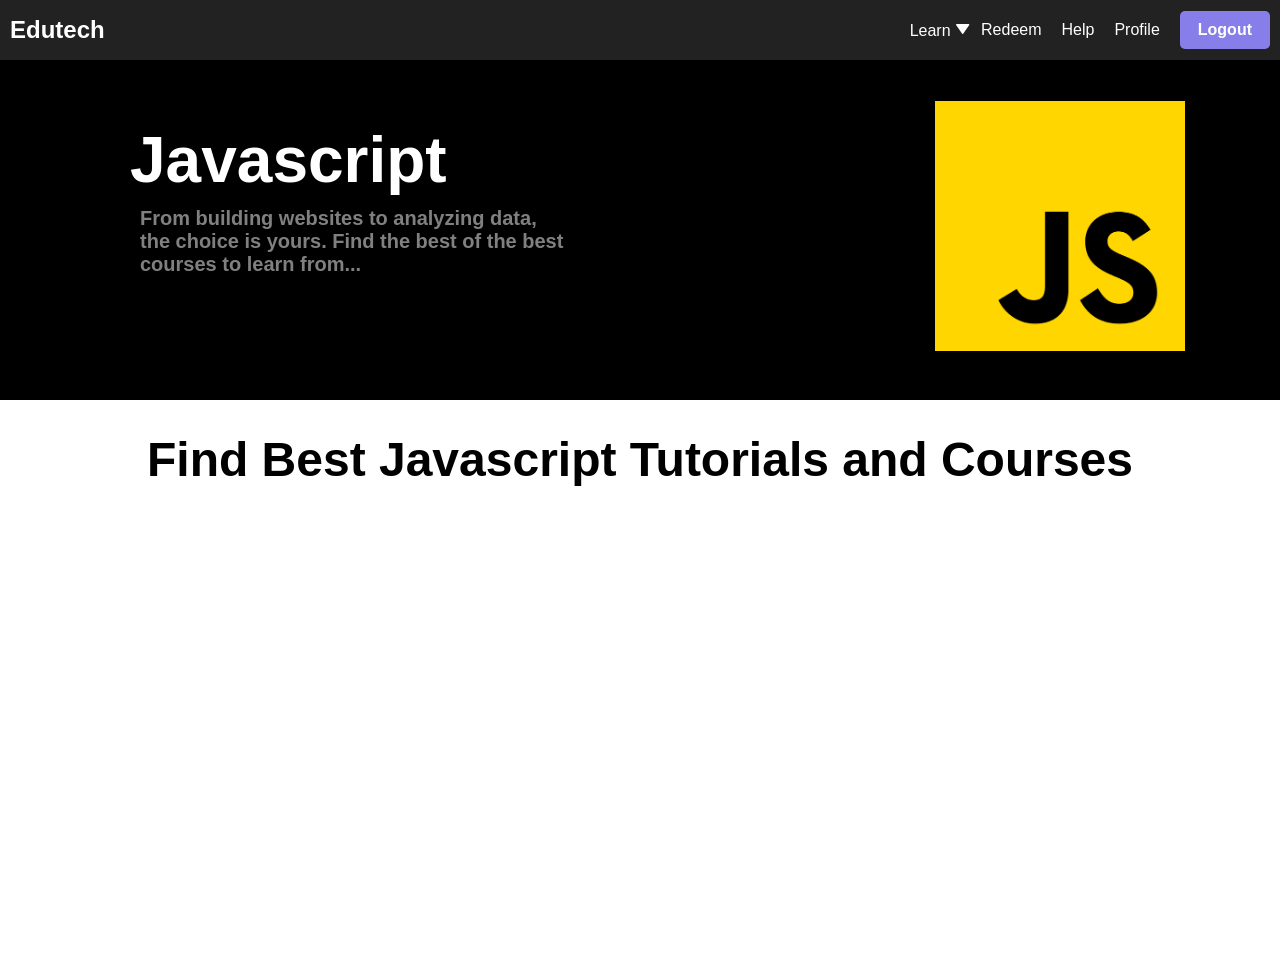
<file: pages/course.html>
<!DOCTYPE html>
<html lang="en">

<head>
    <meta charset="UTF-8">
    <meta http-equiv="X-UA-Compatible" content="IE=edge">
    <meta name="viewport" content="width=device-width, initial-scale=1.0">
    <link rel="shortcut icon" href="../images/favicon.png" type="image/png">
    <link rel="stylesheet" href="../styles/navbar.css">
    <link rel="stylesheet" href="../styles/course.css">
    <link href='https://unpkg.com/boxicons@2.1.4/css/boxicons.min.css' rel='stylesheet'>
    <title>Course</title>
</head>

<body>
    <div class="courses">
                                    <!-- navabar -->
                                    <div class="nav">
                                        <h2>
                                            <a href="home.html">Edutech</a>
                                        </h2>
                                        <ul id="items">
                                                <div class="dropdown">
                                                    <button class="dropbtn" onclick="myFunction()">Learn
                                                        <i class='bx bxs-down-arrow'></i>
                                                    </button>
                                                    <div class="dropdown-content" id="myDropdown">
                                                        <a href="roadmaps.html">Roadmaps</a>
                                                        <a href="tutorials.html">Courses</a>
                                                        <a href="quizz.html">Quiz</a>
                                                    </div>
                                                </div>
                                            </li>
                                            <li><a href="redeem.html">Redeem</a></li>
                                            <li><a href="help.html">Help</a></li>
                                            <li><a href="profile.html">Profile</a></li>
                                
                                            <li>
                                                <div>
                                                    <button class="logout-btn" onclick="logOut()">Logout</button>
                                                </div>
                                            </li>
                                        </ul>
                                        <i id="bar" class='bx bx-menu-alt-right'></i>
                                    </div>

        <!-- banner -->
        <div class="banner">
            <div class="text">
                <h2 class="heading">javascript</h2>
                <h5 class="sub-head">From building websites to analyzing data,<br> the choice is yours. Find the best of
                    the best <br> courses to learn from...</h5>
            </div>
            <div class="image">
                <img height="250px" width="250px" src="../images/Js-banner.png" alt="JavaScript">
            </div>
        </div>


        <!-- courses -->

        <div class="grid">
            <div class="grid-head">
                <h1>Find Best Javascript Tutorials and Courses</h1>
            </div>
            <div class="grid_items">
                <div class="card">
                    <iframe width="360" height="215" src="https://www.youtube.com/embed/videoseries?controls=0&amp;list=PLsyeobzWxl7rrvgG7MLNIMSTzVCDZZcT4" title="YouTube video player" frameborder="0" allow="accelerometer; autoplay; clipboard-write; encrypted-media; gyroscope; picture-in-picture; web-share" allowfullscreen></iframe>

                    <iframe width="360" height="215" src="https://www.youtube.com/embed/videoseries?controls=0&amp;list=PL0b6OzIxLPbx-BZTaWu_AF7hsKo_Fvsnf" title="YouTube video player" frameborder="0" allow="accelerometer; autoplay; clipboard-write; encrypted-media; gyroscope; picture-in-picture; web-share" allowfullscreen></iframe>

                    <iframe width="360" height="215" src="https://www.youtube.com/embed/videoseries?controls=0&amp;list=PLu0W_9lII9ajyk081To1Cbt2eI5913SsL" title="YouTube video player" frameborder="0" allow="accelerometer; autoplay; clipboard-write; encrypted-media; gyroscope; picture-in-picture; web-share" allowfullscreen></iframe>
                </div>
            </div>
        </div>
    </div>




  <script src="../script/navbar.js"></script>
</body>

</html>
</file>
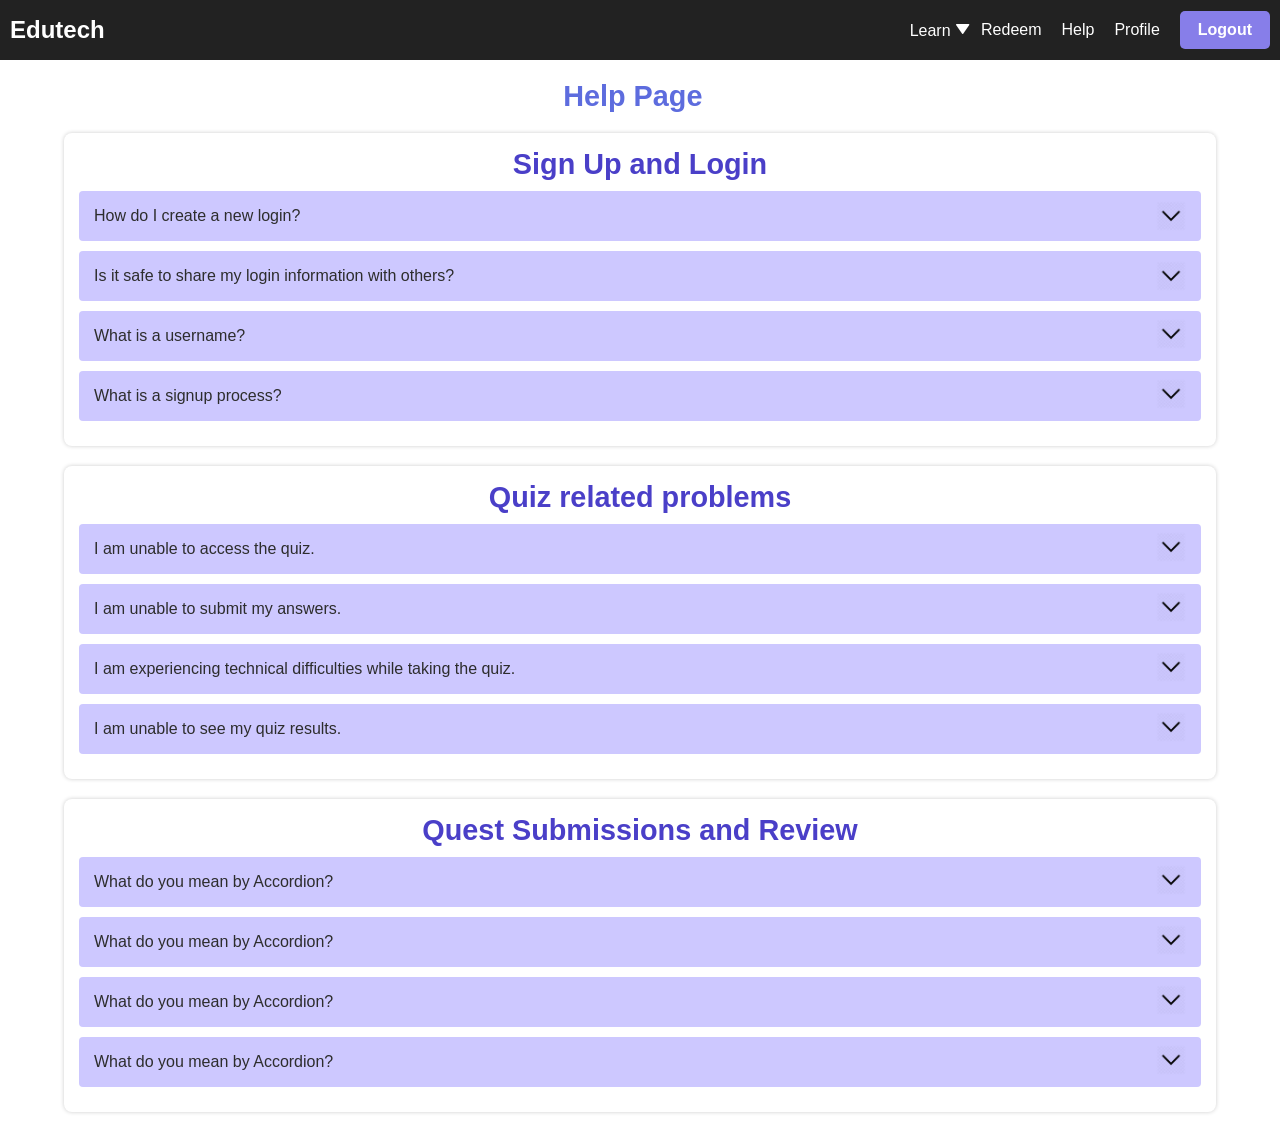
<file: pages/help.html>
<!DOCTYPE html>
<html lang="en">
  <head>
    <meta charset="UTF-8" />
    <meta http-equiv="X-UA-Compatible" content="IE=edge" />
    <link rel="shortcut icon" href="../images/favicon.png" type="image/png">
    <meta name="viewport" content="width=device-width, initial-scale=1.0" />
    <title>help</title>
    <!----======== CSS ======== -->
    <link rel="stylesheet" href="../styles/navbar.css" />
    <link rel="stylesheet" href="../styles/help.css" />
    <link href='https://unpkg.com/boxicons@2.1.4/css/boxicons.min.css' rel='stylesheet'>
  </head>
  <body>
    
    <div class="parent">
      <!-- navbar start here -->
      <div class="one">
        <div class="nav">
          <h2>
              <a href="home.html">Edutech</a>
          </h2>
          <ul id="items">
                  <div class="dropdown">
                      <button class="dropbtn" onclick="myFunction()">Learn
                          <i class='bx bxs-down-arrow'></i>
                      </button>
                      <div class="dropdown-content" id="myDropdown">
                          <a href="roadmaps.html">Roadmaps</a>
                          <a href="tutorials.html">Courses</a>
                          <a href="quizz.html">Quiz</a>
                      </div>
                  </div>
              </li>
              <li><a href="redeem.html">Redeem</a></li>
              <li><a href="help.html">Help</a></li>
              <li><a href="profile.html">Profile</a></li>
  
              <li>
                  <div>
                      <button class="logout-btn" onclick="logOut()">Logout</button>
                  </div>
              </li>
          </ul>
          <i id="bar" class='bx bx-menu-alt-right'></i>
      </div>
      </div>

      <!-- navbar ends here -->

      <div class="two">
        <section class="home">
          <div class="findme">   <h1>Help Page</h1>    </div>
          <div class="accordion">
            <h2 class="accordion-category">Sign Up and Login</h2>
            <div class="accordion-content">
              <header>
                <span class="title">How do I create a new login?</span>
                <img
                    src="../images/dd.png"
                    style="height: 30px; width: 30px"
                    alt="cannot load"
                />
              </header>

              <p class="description">
                To create a new login, you will need to sign up for an account with the website or service. This usually involves providing some personal information, such as your name and email address, and creating a username and password. Once you have completed the signup process, you will be able to use your new login credentials to access your account.
              </p>
            </div>

            <div class="accordion-content">
              <header>
                <span class="title">Is it safe to share my login information with others?</span>
                <img
                    src="../images/dd.png"
                    style="height: 30px; width: 30px"
                    alt="cannot load"
                />
              </header>

              <p class="description">
                It is generally not safe to share your login information with others. Doing so could allow them to access your account and perform actions on your behalf, or even steal your personal information. It is important to keep your login credentials private and secure.
              </p>
            </div>
            <div class="accordion-content">
              <header>
                <span class="title">What is a username?</span>
                <i class="fa-solid fa-plus"
                  ><img
                    src="../images/dd.png"
                    style="height: 30px; width: 30px"
                    alt="cannot load"
                /></i>
              </header>

              <p class="description">
                A username is a unique identifier that you use to log in to a website or service. It is usually a combination of letters, numbers, and/or special characters, and it is used in conjunction with a password to verify your identity and grant you access to your account.
              </p>
            </div>
            <div class="accordion-content">
              <header>
                <span class="title">What is a signup process?</span>
                <i class="fa-solid fa-plus"
                  ><img
                    src="../images/dd.png"
                    style="height: 30px; width: 30px"
                    alt="cannot load"
                /></i>
              </header>

              <p class="description">
                The signup process is the process of creating a new account with a website or service. It usually involves providing some personal information, such as your name and email address, and creating a username and password. The signup process is also sometimes called "registration" or "account creation."
              </p>
            </div>
          </div>
          <div class="accordion">
            <h2 class="accordion-category">Quiz related problems</h2>
            <div class="accordion-content">
              <header>
                <span class="title">I am unable to access the quiz.</span>
                <i class="fa-solid fa-plus"
                  ><img
                    src="../images/dd.png"
                    style="height: 30px; width: 30px"
                    alt="cannot load"
                /></i>
              </header>

              <p class="description">
                Make sure that you are logged in to your account and that you have the necessary permissions to access the quiz. If the problem persists, try clearing your browser cache and cookies, or try accessing the quiz using a different web browser. If the problem still persists, contact the website's customer support for further assistance.
              </p>
            </div>

            <div class="accordion-content">
              <header>
                <span class="title">I am unable to submit my answers.</span>
                <i class="fa-solid fa-plus"
                  ><img
                    src="../images/dd.png"
                    style="height: 30px; width: 30px"
                    alt="cannot load"
                /></i>
              </header>

              <p class="description">
                Make sure that you have answered all of the required questions and that you have clicked the "submit" button to submit your answers. If the problem persists, try clearing your browser cache and cookies, or try accessing the quiz using a different web browser. If the problem still persists, contact the website's customer support for further assistance
              </p>
            </div>
            <div class="accordion-content">
              <header>
                <span class="title">I am experiencing technical difficulties while taking the quiz.</span>
                <i class="fa-solid fa-plus"
                  ><img
                    src="../images/dd.png"
                    style="height: 30px; width: 30px"
                    alt="cannot load"
                /></i>
              </header>

              <p class="description">
                If you are experiencing technical difficulties, such as page loading errors or connectivity issues, try refreshing the page or closing and reopening your browser. If the problem persists, contact the website's customer support for further assistance.
              </p>
            </div>
            <div class="accordion-content">
              <header>
                <span class="title">I am unable to see my quiz results.</span>
                <i class="fa-solid fa-plus"
                  ><img
                    src="../images/dd.png"
                    style="height: 30px; width: 30px"
                    alt="cannot load"
                /></i>
              </header>

              <p class="description">
                Make sure that you have completed the quiz and that you have clicked the "submit" button to submit your answers. Your results should be displayed on the screen once the quiz is complete. If you are unable to see your results, try refreshing the page or contacting the website's customer support for further assistance.
              </p>
            </div>
          </div>
          <div class="accordion">
            <h2 class="accordion-category">Quest Submissions and Review</h2>
            <div class="accordion-content">
              <header>
                <span class="title">What do you mean by Accordion?</span>
                <i class="fa-solid fa-plus"
                  ><img
                    src="../images/dd.png"
                    style="height: 30px; width: 30px"
                    alt="cannot load"
                /></i>
              </header>

              <p class="description">
                Lorem ipsum, dolor sit amet consectetur adipisicing elit. Natus
                nobis ut perspiciatis minima quidem nisi, obcaecati, delectus
                consequatur fuga nostrum iusto ipsam ducimus quibusdam possimus.
                Maiores non enim numquam voluptatem?
              </p>
            </div>

            <div class="accordion-content">
              <header>
                <span class="title">What do you mean by Accordion?</span>
                <i class="fa-solid fa-plus"
                  ><img
                    src="../images/dd.png"
                    style="height: 30px; width: 30px"
                    alt="cannot load"
                /></i>
              </header>

              <p class="description">
                Lorem ipsum, dolor sit amet consectetur adipisicing elit. Natus
                nobis ut perspiciatis minima quidem nisi, obcaecati, delectus
                consequatur fuga nostrum iusto ipsam ducimus quibusdam possimus.
                Maiores non enim numquam voluptatem?
              </p>
            </div>
            <div class="accordion-content">
              <header>
                <span class="title">What do you mean by Accordion?</span>
                <i class="fa-solid fa-plus"
                  ><img
                    src="../images/dd.png"
                    style="height: 30px; width: 30px"
                    alt="cannot load"
                /></i>
              </header>

              <p class="description">
                Lorem ipsum, dolor sit amet consectetur adipisicing elit. Natus
                nobis ut perspiciatis minima quidem nisi, obcaecati, delectus
                consequatur fuga nostrum iusto ipsam ducimus quibusdam possimus.
                Maiores non enim numquam voluptatem? Lorem ipsum dolor sit amet,
                consectetur adipisicing elit. Iusto neque, sed inventore illum
                ut quis ducimus deleniti temporibus maiores? At nisi sed
                pariatur cupiditate quidem quod adipisci aut, eos quis minima
                voluptates non veniam ipsam quasi architecto ducimus error eum
                id ab, suscipit doloribus, ut accusantium consequuntur
                voluptate! Unde, hic sed rerum officia totam id libero officiis
                nihil rem sequi porro labore praesentium repudiandae a
                blanditiis molestias nisi beatae natus! Ea, ut voluptates, natus
                harum nesciunt odio hic eveniet reprehenderit veritatis,
                possimus tempora magni soluta eaque quidem neque maxime nostrum
                sapiente commodi? Earum ex cumque cupiditate dicta, tempora
                temporibus quaerat.
              </p>
            </div>
            <div class="accordion-content">
              <header>
                <span class="title">What do you mean by Accordion?</span>
                <i class="fa-solid fa-plus"
                  ><img
                    src="../images/dd.png"
                    style="height: 30px; width: 30px"
                    alt="cannot load"
                /></i>
              </header>

              <p class="description">
                Lorem ipsum, dolor sit amet consectetur adipisicing elit. Natus
                nobis ut perspiciatis minima quidem nisi, obcaecati, delectus
                consequatur fuga nostrum iusto ipsam ducimus quibusdam possimus.
                Maiores non enim numquam voluptatem?
              </p>
            </div>
          </div>
        </section>
      </div>
    </div>


    <script src="../script/navbar.js"></script>
    <script src="../script/help.js"></script>
  </body>
</html>
</file>
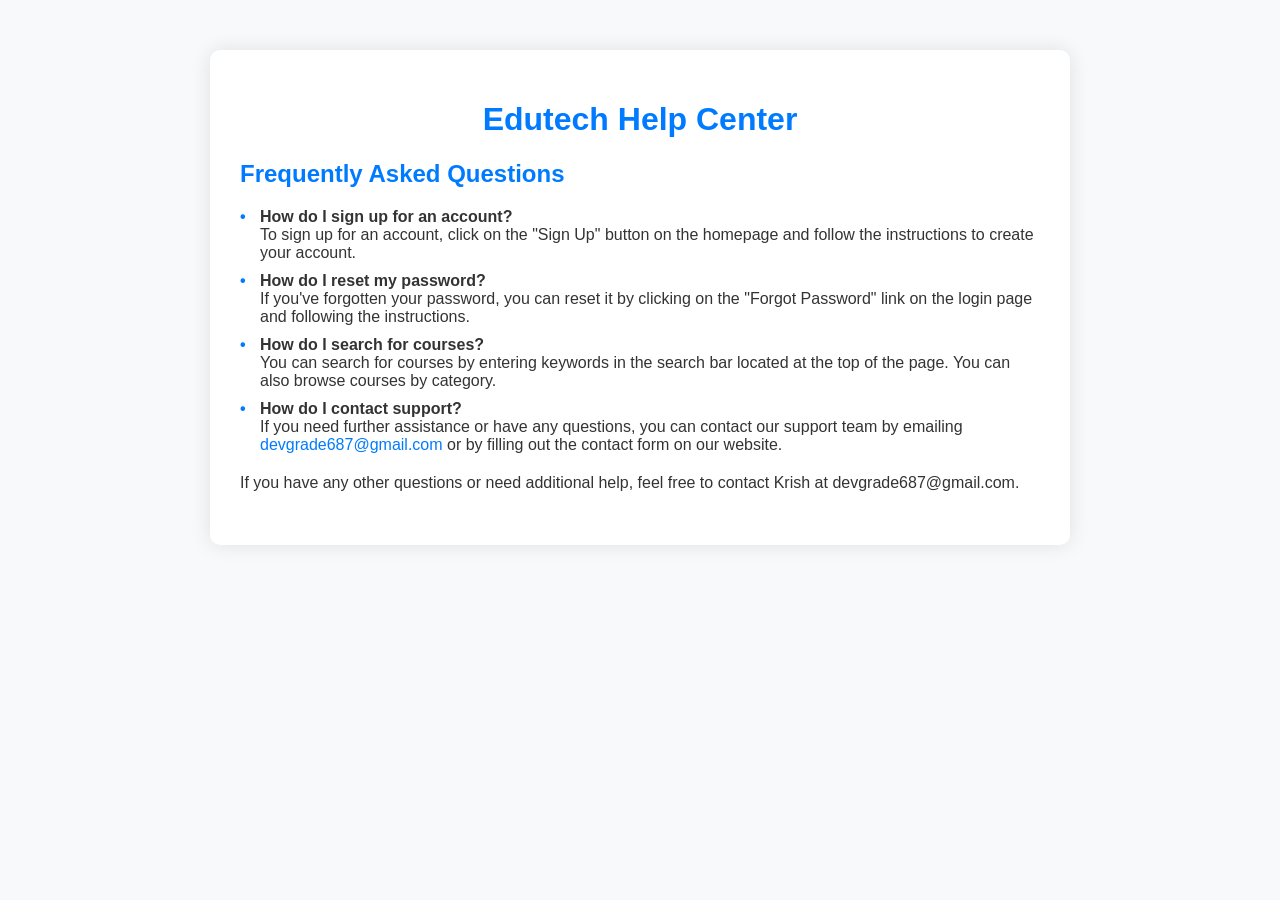
<file: pages/helpp.html>
<!DOCTYPE html>
<html lang="en">
<head>
    <meta charset="UTF-8">
    <meta name="viewport" content="width=device-width, initial-scale=1.0">
    <title>Edutech Help</title>
    <style>
        body {
            font-family: 'Segoe UI', Tahoma, Geneva, Verdana, sans-serif;
            margin: 0;
            padding: 0;
            background-color: #f8f9fa;
            color: #333;
        }
        .container {
            max-width: 800px;
            margin: 50px auto;
            padding: 30px;
            background-color: #fff;
            border-radius: 10px;
            box-shadow: 0 0 20px rgba(0, 0, 0, 0.1);
        }
        h1 {
            text-align: center;
            color: #007bff;
        }
        h2 {
            margin-top: 20px;
            color: #007bff;
        }
        p {
            font-size: 16px;
            line-height: 1.6;
            margin-bottom: 20px;
        }
        ul {
            list-style-type: none;
            padding: 0;
        }
        li {
            margin-bottom: 10px;
            padding-left: 20px;
            position: relative;
        }
        li:before {
            content: "\2022";
            color: #007bff;
            font-weight: bold;
            position: absolute;
            left: 0;
            top: 0;
        }
        a {
            color: #007bff;
            text-decoration: none;
        }
        a:hover {
            text-decoration: underline;
        }
    </style>
</head>
<body>
    <div class="container">
        <h1>Edutech Help Center</h1>
        <h2>Frequently Asked Questions</h2>
        <ul>
            <li><strong>How do I sign up for an account?</strong><br> To sign up for an account, click on the "Sign Up" button on the homepage and follow the instructions to create your account.</li>
            <li><strong>How do I reset my password?</strong><br> If you've forgotten your password, you can reset it by clicking on the "Forgot Password" link on the login page and following the instructions.</li>
            <li><strong>How do I search for courses?</strong><br> You can search for courses by entering keywords in the search bar located at the top of the page. You can also browse courses by category.</li>
            <li><strong>How do I contact support?</strong><br> If you need further assistance or have any questions, you can contact our support team by emailing <a href="mailto:devgrade687@gmail.com">devgrade687@gmail.com</a> or by filling out the contact form on our website.</li>
        </ul>
        <p>If you have any other questions or need additional help, feel free to contact Krish at devgrade687@gmail.com.</p>
    </div>
</body>
</html>
</file>
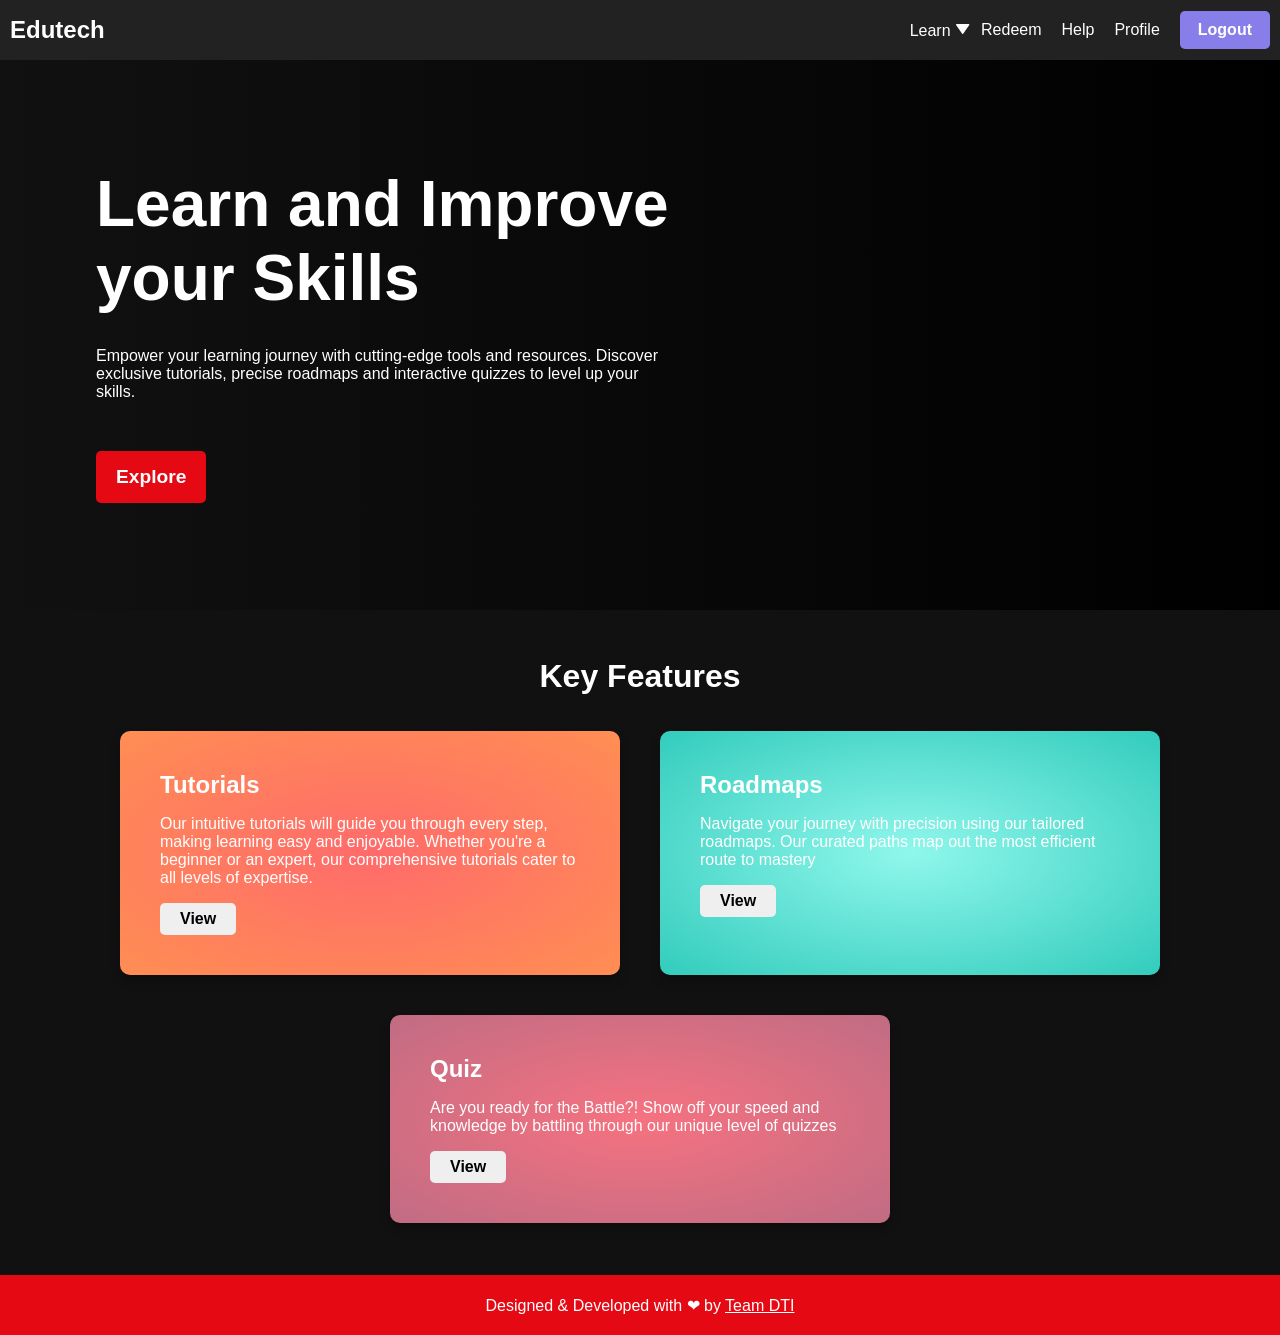
<file: pages/home.html>
<!DOCTYPE html>
<html lang="en">

<head>
    <meta charset="UTF-8">
    <meta http-equiv="X-UA-Compatible" content="IE=edge">
    <meta name="viewport" content="width=device-width, initial-scale=1.0">
    <link href='https://unpkg.com/boxicons@2.1.4/css/boxicons.min.css' rel='stylesheet'>
    <link rel="stylesheet" href="../styles/navbar.css">
    <link rel="stylesheet" href="../styles/home.css">
    <link rel="icon" href="../images/favicon.png" type="image/png">
    <title>Home</title>
</head>
    <!-- <script src="//code.tidio.co/wh1f57u86bfej3gg7qgmr3qathbwhncj.js" async></script> -->

<body>

    <!-- nav bar -->
    <div class="nav">
        <h2>
            <a href="home.html">Edutech</a>
        </h2>
        <ul id="items">
                <div class="dropdown">
                    <button class="dropbtn" onclick="myFunction()">Learn
                        <i class='bx bxs-down-arrow'></i>
                    </button>
                    <div class="dropdown-content" id="myDropdown">
                        <a href="roadmaps.html">Roadmaps</a>
                        <a href="tutorials.html">Courses</a>
                        <a href="quizz.html">Quiz</a>
                    </div>
                </div>
            </li>
            <li><a href="redeem.html">Redeem</a></li>
            <li><a href="help.html">Help</a></li>
            <li><a href="profile.html">Profile</a></li>

            <li>
                <div>
                    <button class="logout-btn" onclick="logOut()">Logout</button>
                </div>
            </li>
        </ul>
        <i id="bar" class='bx bx-menu-alt-right'></i>
    </div>
    <!-- navbar ends -->

    <div class="home-container">
        <div class="left">
            <h1>Learn and Improve your Skills</h1>
            <p>Empower your learning journey with cutting-edge tools and resources. Discover exclusive tutorials, precise roadmaps and interactive quizzes to level up your skills. 
                <br>
                
                <br>
                
            </p>
            <button class="btn">
                <a href="roadmaps.html"> Explore </a>
            </button>
        </div>
        <div class="right">
            
        </div>
    </div>
    <div class="explore">
        <h1>Key Features</h1>
        <div class="container">
            <div class="card card1">
                <h2>Tutorials</h2>
                <p>Our intuitive tutorials will guide you through every step, making learning easy and enjoyable. Whether you're a beginner or an expert, our comprehensive tutorials cater to all levels of expertise.</p>
                <button>
                    <a href="tutorials.html">
                        View
                    </a>
                </button>
            </div>
            <div class="card card2">
                <h2>Roadmaps</h2>
                <p>Navigate your journey with precision using our tailored roadmaps. Our curated paths map out the most efficient route to mastery </p>
                <button>
                    <a href="roadmaps.html">
                        View
                    </a>
                </button>
            </div>

            <div class="card card4">
                <h2>Quiz</h2>
                <p>Are you ready for the Battle?! Show off your speed and knowledge by battling through our unique level of quizzes </p>
                <button>
                    <a href="quizz.html">
                        View
                    </a>
                </button>
            </div>
        </div>
    </div>

    

    <div class="hide">
        <p>Designed & Developed with ❤ by <a href="team.html" target="_blank"> Team DTI </a></p>
    </div>

    <script src="../script/navbar.js"></script>
</body>

</html>
</file>
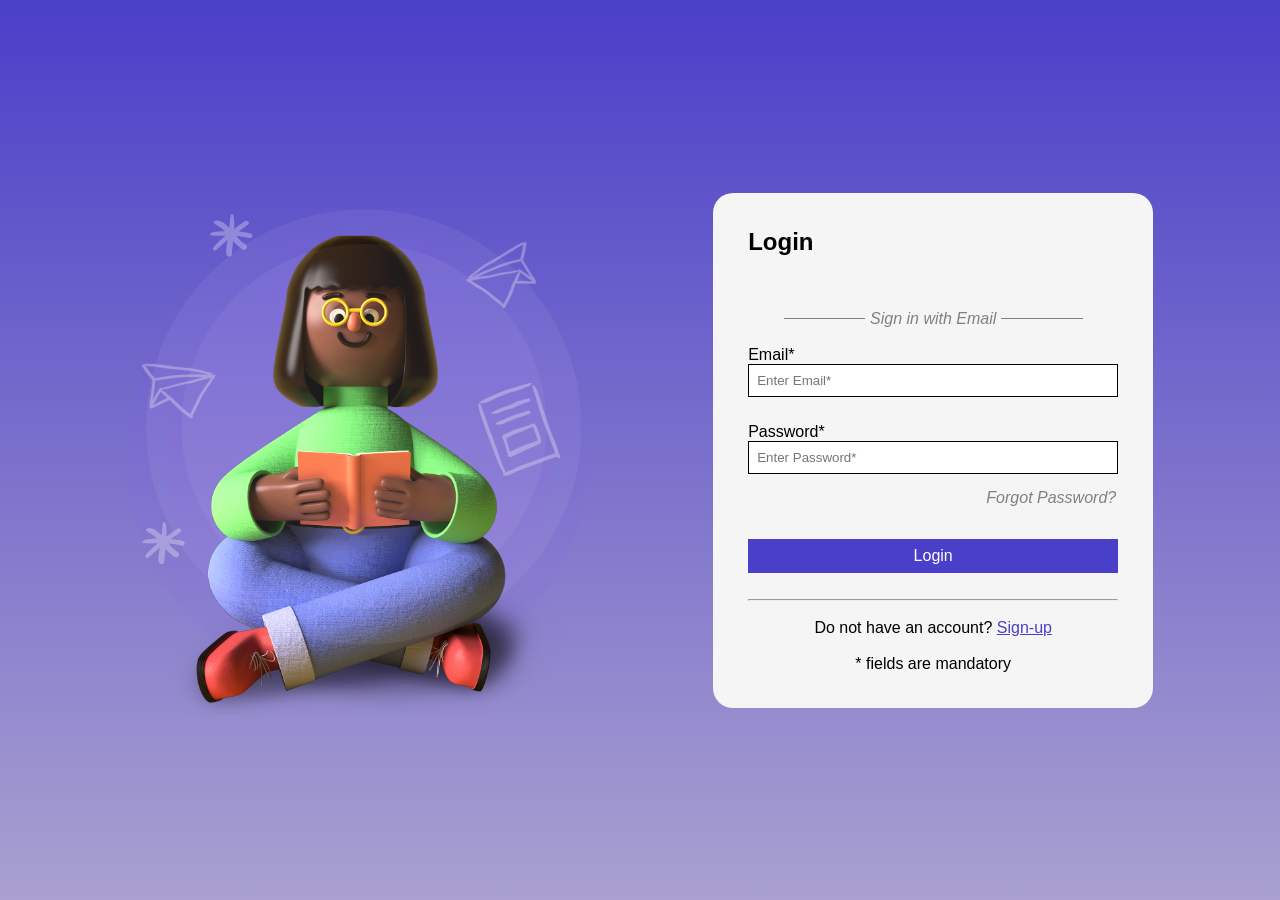
<file: pages/login-form.html>
<!DOCTYPE html>
<html lang="en">

<head>
     <meta charset="UTF-8">
     <meta http-equiv="X-UA-Compatible" content="IE=edge">
     <meta name="viewport" content="width=device-width, initial-scale=1.0">
     <title>Login</title>
     <link rel="shortcut icon" href="../images/favicon.png" type="image/png">
     <!-- stylesheet -->
     <link rel="stylesheet" href="../styles/login-form.css">
</head>

<body>
     <div class="container">
          <!-- vector image -->
          <div class="left">
               <img src="../images/girl.svg" alt="image">
          </div>
          <!-- login form starts here -->
          <div class="right">
               <h2>Login</h2>
               <br>
               <!-- <a href="#">
                    
               </a> -->
               <br>
               <!-- <a href="#">
                    
               </a> -->
               <br>
               <div class="text-btw-line">
                    <div class="line"></div>
                    <span style="padding: 0 5px;"> Sign in with Email </span>
                    <div class="line"></div>
               </div>
               <br>
               <form name="loginForm" method="post">
                    <label for="email">Email*</label>
                    <br>
                    <input type="email" name="email" id="email" placeholder="Enter Email*" required>
                    <br><br>
                    <label for="password">Password*</label>
                    <br>
                    <input type="password" name="password" id="password" placeholder="Enter Password*" required>
                    <a href="#">
                         <p id="forget-password">Forgot Password?</p>
                    </a>
                    <br>
                    <input type="button" name="log" id="login-btn" value="Login" class="btn"  onclick="loginFunction()">

               </form>
               <br>
               <hr><br>
               <p id="sign-up">Do not have an account? <a href="registration-form.html"> Sign-up </a>
               <br><br>
               * fields are mandatory
               </p>
          </div>

          <!-- form ends here -->
     </div>
     <script src="../script/main.js"></script>
</body>

</html>
</file>
<file: styles/navbar.css>
* {
    margin: 0px;
    padding: 0px;
    box-sizing: border-box;
    font-family: "popins", sans-serif;
  }
  html {
    scroll-behavior: smooth;
  }
  
  .nav {
    position: fixed;
    top: 0;
    display: flex;
    justify-content: space-between;
    align-items: center;
    width: 100%;
    height: 60px;
    /* padding: 5px 20px; */
    background: #222;
    z-index: 999;
    color: white;
  }
  
  .nav a {
    text-decoration: none;
    color: white;
  }

  .nav h2{
    padding-left: 10px;
  }
  
  #items {
    display: flex;
    justify-content: center;
    align-items: center;
    font-size: 1rem;
  }
  
  #items li {
    list-style: none;
    padding: 0 10px;
  }
  
  /* ---------------------drop-down--------------------- */
  
  .dropbtn {
    cursor: pointer;
    border: none;
    outline: none;
    background-color: transparent;
    color: white;
    font-size: inherit;
    /* padding: 14px 16px;    */
  }
  
  .dropdown-content {
    display: none;
    position: absolute;
    background-color: #222;
    min-width: 160px;
    box-shadow: 0px 8px 16px 0px rgba(0, 0, 0, 0.2);
    z-index: 1;
  }
  
  .dropdown-content a {
    padding: 12px 16px;
    display: block;
  }
  
  
  .dropdown:hover .dropdown-content {
    display: block;
  }
  
  /* ----------------- Logout Button----------------- */
  .logout-btn {
      font: 1rem "popins", sans-serif;
    background: #877ee9;
    color: white;
    cursor: pointer;
    font-weight: bold;
    padding: 10px 18px;
    border: none;
    transition: all 0.5s;
    border-radius: 5px;
  }
  .logout-btn:hover {
    background: #ff4655;
  }
  
  #bar {
    font-size: 2rem;
    color: aqua;
    display: none;
  }
  
  @media screen and (max-width: 991px) {
    .nav {
      padding: 1rem;
    }
  
    #items {
      flex-direction: column;
      justify-content: space-evenly;
      width: 300px;
      height: 80vh;
      position: fixed;
      top: 60px;
      right: -300px;
      background: rgba(0, 0, 0, 0.8);
      z-index: 999;
      transition: 0.5s;
      font-size: 1.3rem;
    }
    #items li {
      padding: 10px;
    }
  
    .dropbtn {
      font-size: inherit;
    }
  
    #bar {
      display: initial;
    }
  }
</file>
<file: styles/course.css>
*{
    margin: 0;
    padding: 0;
}
.main{
    width: 96vw;
}
.banner{
    padding: 12rem 50px;
    color: black;
    width: 100vw;
    height: 500px;
    border-bottom: 1px solid black;
    display: flex;
    flex-direction: row;
    align-items: center;
    background-color: #000000;
    /* noise=626262& */
    /* density:15; */
    /* opacity:15 ; */
    height: 400px;
}
.back-image{
    background-position: center;
}
.text{
    width: 75%;
    padding: 5rem;
}
.image{
    width: 25%;
}
.image img{
    margin-top: 3.5rem;
}
.heading{
    font-size: 4rem;
    font-weight: 700;
    text-transform: capitalize;
    margin-bottom: 10px;
    color: #fff;
}
.sub-head{
    font-size: 20px;
    color: grey;
    padding: 0 10px ;
}

                                /* cards section */
.grid-head{
    margin:  2rem 0;
    align-items: center;
    display: flex;
    justify-content: center;
}
.grid h1{
    font-size: 3rem;
}
.card{
    padding: 0 7rem;
}
.card iframe{
    margin: 0 30px;
}
</file>
<file: styles/help.css>
:root{
    /* ===== Colors ===== */
    --body-color: #F5F5F5;
    --primary-color: #4A3FC8;
    --primary-color-light: #cdc8ff;
    --toggle-color: #4A3FC8;
    --text-color: #2d2d2d;
    --white-color: #fff;

    /* ====== Transition ====== */
    --tran-03: all 0.2s ease;
    --tran-03: all 0.3s ease;
    --tran-04: all 0.3s ease;
    --tran-05: all 0.3s ease;
}

.parent{
    display:flex;
    flex-direction: column;
}

.two{
    position: relative;
    top:80px;
}

.findme{
    width:12%;
    margin:auto;
    color:#5d6cde;
    font-size: larger;
}

.home .heading{
    padding: 12px 30px;
    background-color: var(--sidebar-color);
    /* box-shadow: 0px 15px 10px -15px rgb(31, 30, 30);  */

}


.accordion{
    /* max-width: 95%; */
    display: block;
    width: 90%;
    background: var(--sidebar-color);
    margin: 20px auto;
    margin-top: 20px;
    padding: 15px;
    border-radius: 8px;
    box-shadow:  0 0 4px rgba(0,0,0,0.2);
}
.accordion .accordion-content{
    margin: 10px 0;
    border-radius: 4px;
    background-color: var(--primary-color-light);
    color: var(--text-color);
    /* border: 2px solid var(--primary-color); */
    overflow: hidden;
    transition: var(--tran-05);
}

.accordion-category{
    text-align: center;
    font-size: 1.8rem;
    color: var(--primary-color);
}

.accordion .accordion-content:hover{
    border: 1px solid var(--primary-color);
}

.accordion-content.open{
    padding-bottom: 10px;
}
.accordion-content header{
    display: flex;
    min-height: 50px;
    padding: 0 15px;
    cursor: pointer;
    align-items: center;
    justify-content: space-between;
    transition: all 0.2s linear;
}
.accordion-content.open header{
    padding: 15px;
}
.accordion-content header .title{
    font-size: 1rem;
    font-weight: 500;
    /* color: #333; */
}
.accordion-content header i{
    font-size: 1rem;
}
.accordion-content .description{
    height: 0;
    font-size: .9rem;
    padding: 0 15px;
    transition: all 0.2s linear;
}

body.dark .home .accordion-category{
    color: var(--text-color);
}

@media screen and (max-width: 500px) {
    .accordion-category{
        font-size: 1.3rem;
    }
    .accordion{
        padding: 10px;
        width: 95%;
    }

    .accordion-content header{
        padding: 10px;
    }

    .accordion-content.open header{
        padding: 10px;
    }

    .accordion-content .description{
        padding: 0 10px;
    }
}
</file>
<file: styles/home.css>
/* Global Styles */
a {
    text-decoration: none;
    color: inherit;
}

/* Home Container */
.home-container {
    margin-top: 60px;
    width: 100%;
    display: flex;
    height: 550px;
    min-height: 550px;
    background: linear-gradient(to right, #111111, #000000);
    color: white;
}

.left {
    width: 60%;
    display: flex;
    flex-direction: column;
    justify-content: center;
    padding: 2rem 6rem;
}

.right {
    width: 40%;
    height: 100%;
    display: flex;
    align-items: center;
}

.right img {
    height: 90%;
    position: relative;
    transform: rotate(15deg);
    top: 100px;
}

.left p {
    margin: 2rem 0;
}

.left .btn {
    width: fit-content;
    padding: 15px 20px;
    font-weight: bold;
    cursor: pointer;
    background-color: #e50914; /* Netflix red */
    transition: .5s ease;
    color: white;
    border: none;
    font-size: 1.2rem;
    border-radius: 5px;
}

.left .btn:hover {
    background-color: white;
    color: #e50914; /* Netflix red */
    border: 2px solid #e50914; /* Netflix red */
}

.left h1 {
    font-size: 4rem;
    color: white;
}

.hide {
    height: 60px;
    width: 100%;
    background-color: #e50914; /* Netflix red */
    position: relative;
    display: flex;
    align-items: center;
    justify-content: center;
    color: white;
}

.hide a {
    text-decoration: underline;
}

/* Explore Section */
.explore {
    position: relative;
    background-color: #111111;
    padding: 2rem;
}

.explore h1 {
    color: white; /* Netflix red */
    text-align: center;
    padding: 1rem;
}

/* Container */
.container {
    display: flex;
    flex-wrap: wrap;
    justify-content: center;
}

/* Cards */
.card {
    width: 500px;
    border-radius: 10px;
    box-shadow: 0px 6px 10px rgba(0, 0, 0, 0.25);
    padding: 2.5rem;
    color: white;
    transition: all 0.2s;
    margin: 20px;
}

.card p {
    margin: 1rem 0;
}

.card:hover {
    box-shadow: 0px 6px 10px rgba(0, 0, 0, 0.4);
    transform: scale(1.01);
}

.card button {
    border-radius: 5px;
    padding: 7px 20px;
    border: none;
    font-size: 16px;
    font-weight: bold;
    transition: .2s ease;
}

.card button:hover {
    border: 2px solid #e50914; /* Netflix red */
    color: #e50914; /* Netflix red */
}

/* Individual Card Styles */
.card1 {
    background: radial-gradient(#FF6B6B, #FF8E53);
}

.card2 {
    background: radial-gradient(#90F7EC, #32CCBC);
}

.card3 {
    background: radial-gradient(#FFD166, #FFFC9E);
}

.card4 {
    background: radial-gradient(#F67280, #C06C84);
}
</file>
<file: styles/login-form.css>
* {  
    margin: 0;  
    padding: 0;  
    box-sizing: border-box;  
    font-family: "Poppins", sans-serif;  
}  
body{
    background-image: linear-gradient(#4A3FC8, #A9A0D0);
    width: 100wh;
    height: 100vh;
    overflow: hidden;
}
a{
    text-decoration: none;
}
.container{
    width: 90%;
    height: 100%;
    margin: auto;
    display: flex;
    justify-content: space-around;
    align-items: center;
}

.btn{
    margin-top: 7px;
}

.left{
    width: 40%;
}
.left img{
    width: 100%;
}
.right{
    background-color: whitesmoke;
    padding:35px;
    border-radius: 20px;
    width: 440px;
}
.bar{
   display: flex;
   align-items: center;
   border: 1px solid black;
   padding: 10px 20px;
   color: gray;
}
.bar img{
   height: 30px;
   margin-right: 10px;
}
.bar:hover{
    background-color: white;
    color: black;
}
input{
    width: 100%;
    padding: 8px;
    margin-bottom: 8px;
    outline: none;
    border: 1px solid black;
}
.btn{
    font-size: 16px;
    cursor: pointer;
    background-color: #4A3FC8;
    color: white;
    /* border: 1px solid white; */
    border: none;
}
.btn:hover{
    color: #4A3FC8;
    font-size: 18px;
    background-color: white;
    border: 2px solid #4A3FC8;
}
#forget-password{
    text-align: right;
    padding: 7px 2px;
    font-style: italic;
    color: grey;
}
#forget-password:hover{
    color: rgb(53, 52, 52);
}
.text-btw-line{
    display: flex;
    justify-content: center;
    align-items: center;
    color: grey;
    font-style: italic;
}
.line{
    height: 1px;
    width: 22%;
    background-color: gray;
}
#sign-up{
    text-align: center;
}
#sign-up a{
    color:#4A3FC8;
    text-decoration:underline;
}
#sign-up a:hover{
    font-weight: 600;
    /* color: #130796; */
}

@media only screen and (max-width: 750px) {
    body{
        height: auto;
        overflow: visible;
    }
    .container{
       flex-direction: column-reverse;
       /* border: 2px solid white; */
       padding-top: 50px;
    }
    .left,.right{
        width: 100%;
    }
}

@media only screen and (max-width: 450px){
    .right{
        padding: 20px;
    }
    .line{
        width: 13.9%;
    }
    #text-btw-line{
        font-size: small;
    }
    .bar{
        padding: 5px 10px;
    }
}
</file>
